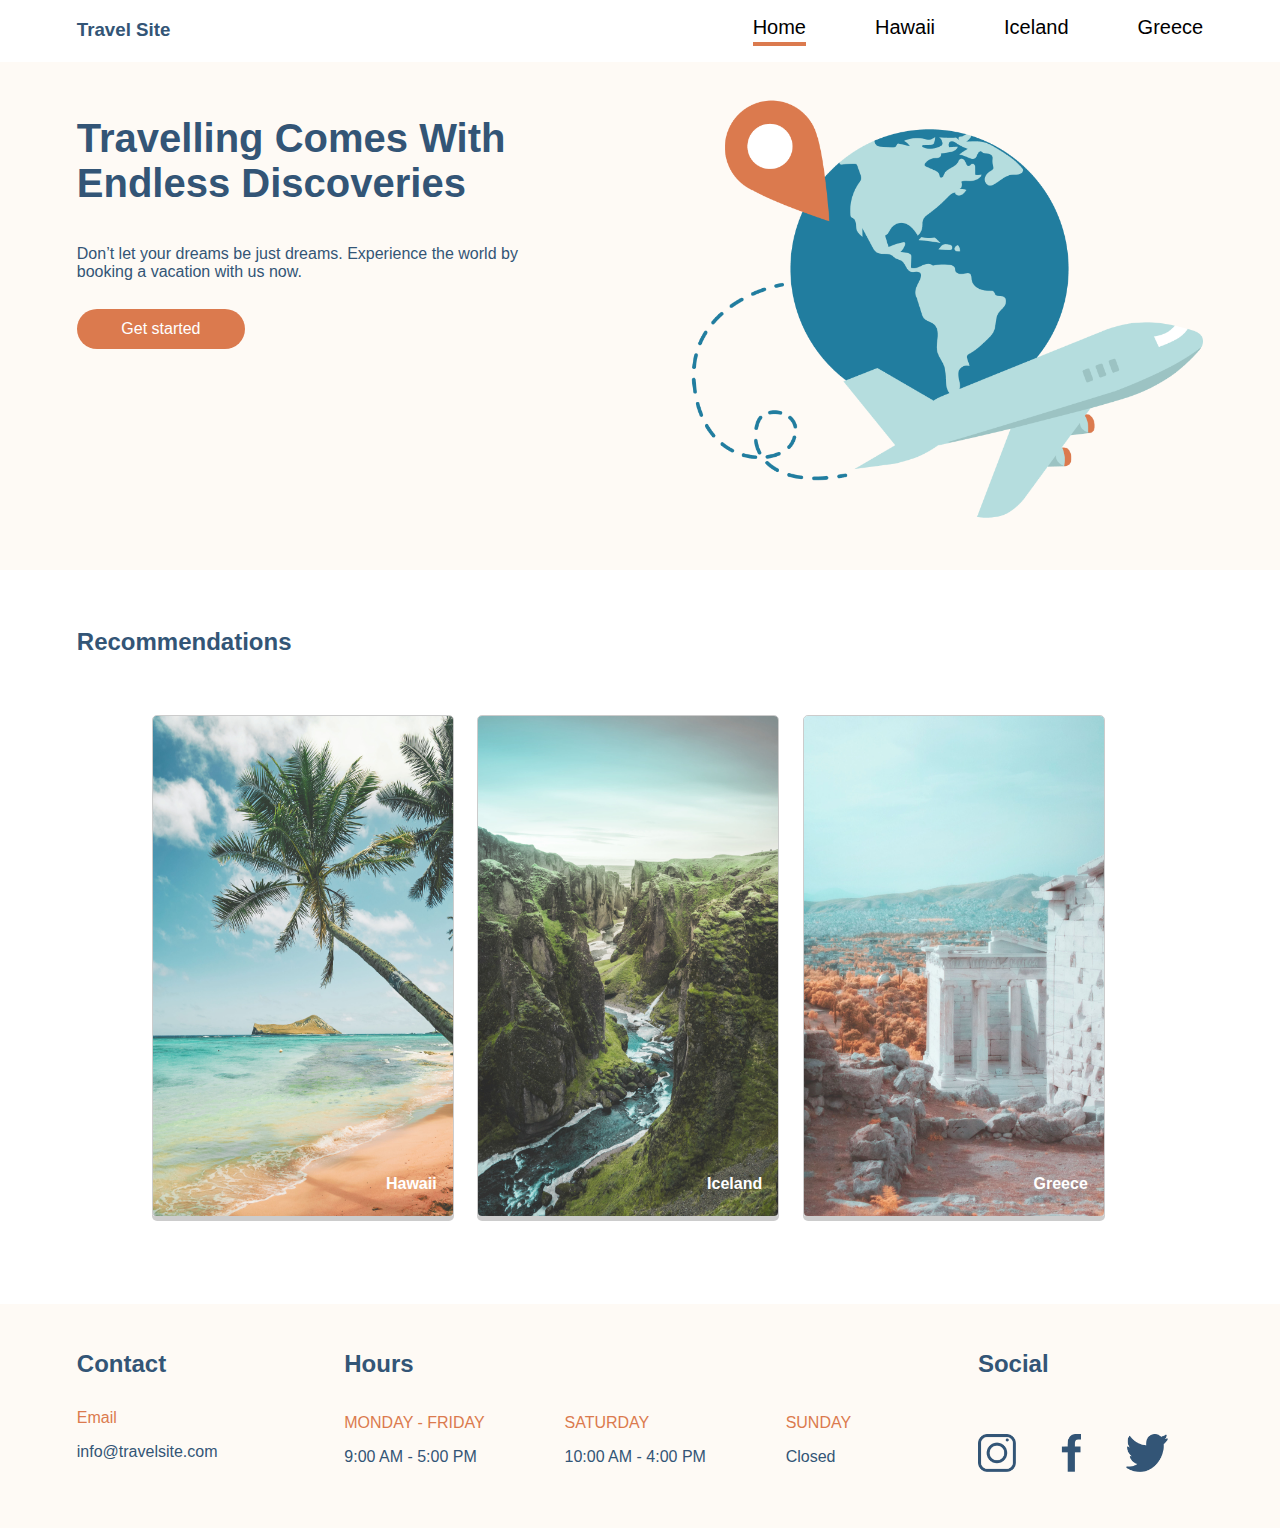
<file: index.html>
<!DOCTYPE html>
<html lang="en">

<head>
    <meta charset="UTF-8">
    <meta http-equiv="X-UA-Compatible" content="IE=edge">
    <meta name="viewport" content="width=device-width, initial-scale=1.0">
    <link rel="stylesheet" href="css/global.css">
    <link rel="stylesheet" href="css/main.css">
    <title>Travel Site</title>
</head>

<body>
    <nav class="nav-bar">
        <h3 class="nav-bar--title">Travel Site</h3>
        <ul class="nav-bar__list">
            <li class="nav-bar__list--active"><a class="nav-bar__list--link" href="index.html">Home</a></li>
            <li><a class="nav-bar__list--link" href="./pages/hawaii.html">Hawaii</a></li>
            <li><a class="nav-bar__list--link" href="./pages/iceland.html">Iceland</a></li>
            <li><a class="nav-bar__list--link" href="./pages/greece.html">Greece</a></li>
        </ul>
    </nav>
    <header class="header">
        <div class="header__text">
            <h1 class="header__text--title">Travelling Comes With Endless Discoveries</h1>
            <p class="header__text--slogan">Don’t let your dreams be just dreams. Experience the world by booking a
                vacation with us now.</p>
            <button class="header__text--button">Get started</button>
        </div>
        <picture class="header__pic">
            <img class="header__pic--image" src="./assets/images/hero.png" alt="First-image">
        </picture>
    </header>

    <section class="recommendation">
        <h2 class="recommendation--title">Recommendations</h2>
        <div class="recommendation__cards">
            <article class="recommendation__cards__card">
                <img class="recommendation__cards__card--image" src="./assets/images/hawaii.jpg" alt="Hawaii photo">
                <h4 class="recommendation__cards__card--title">Hawaii</h4>
            </article>
            <article class="recommendation__cards__card">
                <img class="recommendation__cards__card--image" src="./assets/images/iceland.jpg" alt="Iceland photo">
                <h4 class="recommendation__cards__card--title">Iceland</h4>
            </article>
            <article class="recommendation__cards__card">
                <img class="recommendation__cards__card--image" src="./assets/images/greece.jpg" alt="Greece photo">
                <h4 class="recommendation__cards__card--title">Greece</h4>
            </article>
        </div>
    </section>
    <footer class="footer">
        <article>
            <h2 class="footer__section--title1">Contact</h2>
            <p class="footer__section--subtitles">Email</p>
            <p>info@travelsite.com</p>
        </article>
        <article class="footer__section">
            <h2>Hours</h2>
            <div class="footer__section__days">
                <div>
                    <p class="footer__section--subtitles">MONDAY - FRIDAY</p>
                    <p>9:00 AM - 5:00 PM</p>
                </div>
                <div>
                    <p class="footer__section--subtitles">SATURDAY</p>
                    <P>10:00 AM - 4:00 PM</P>
                </div>
                <div>
                    <p class="footer__section--subtitles">SUNDAY</p>
                    <p>Closed</p>
                </div>
            </div>
        </article>
        <article class="footer__section--3">
            <h2 class="footer__section--title3">Social</h2>
            <div class="footer__section__icons">
                <img class="footer__section--icon" src="./assets/Icons/icon-instagram.png" alt="instagram icon">
                <img class="footer__section--icon" src="./assets/Icons/icon-facebook.png" alt="facebook icon">
                <img class="footer__section--icon" src="./assets/Icons/icon-twitter.png" alt="twitter icon">
            </div>
        </article>
    </footer>

</body>

</html>
</file>
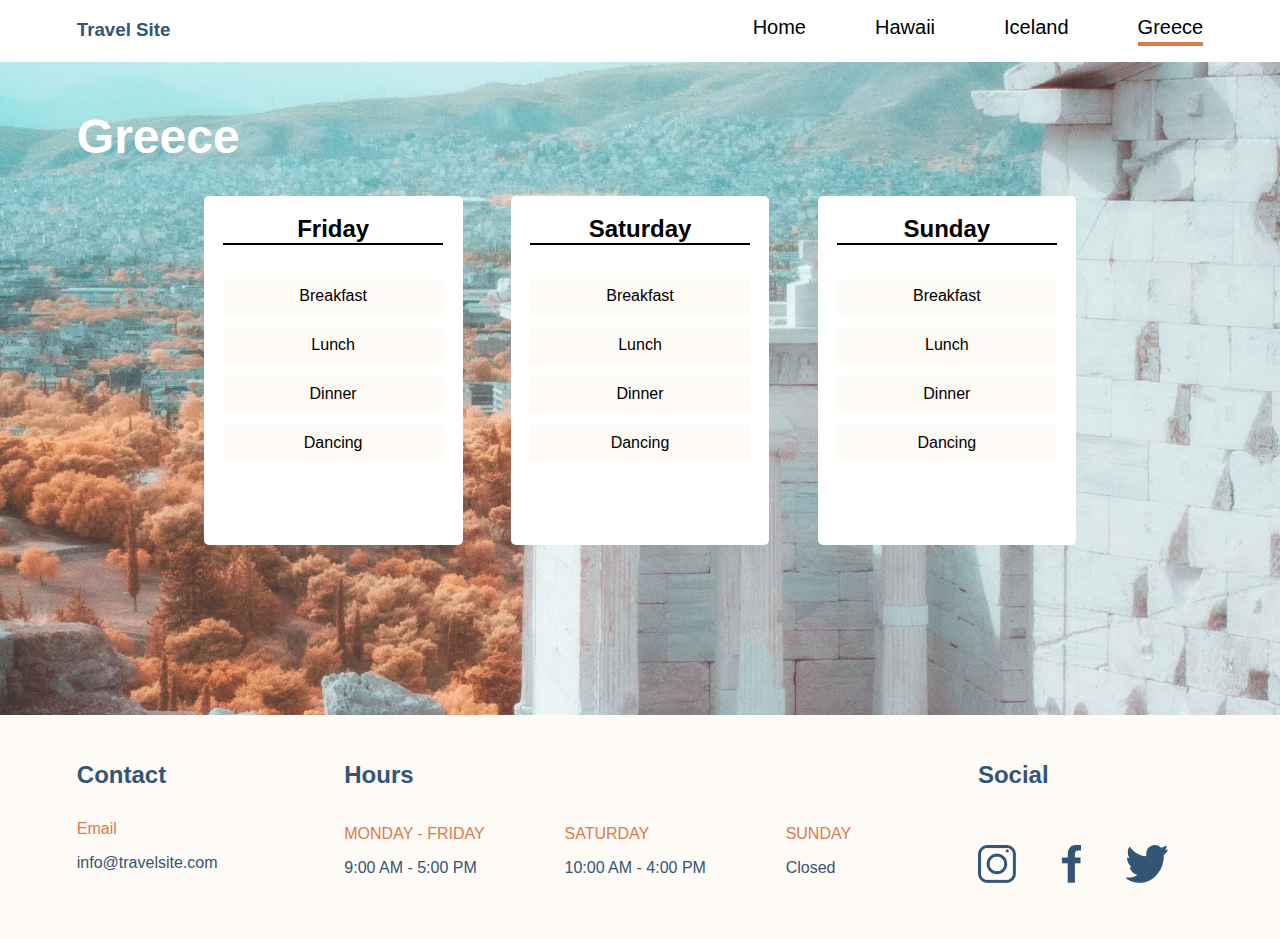
<file: pages/greece.html>
<!DOCTYPE html>
<html lang="en">

<head>
    <meta charset="UTF-8">
    <meta http-equiv="X-UA-Compatible" content="IE=edge">
    <meta name="viewport" content="width=device-width, initial-scale=1.0">
    <link rel="stylesheet" href="../css/global.css">
    <link rel="stylesheet" href="../css/destinations.css">
    <title>Greece</title>
</head>

<body>
    <nav class="nav-bar">
        <h3 class="nav-bar--title">Travel Site</h3>
        <ul class="nav-bar__list">
            <li><a class="nav-bar__list--link" href="../index.html">Home</a></li>
            <li><a class="nav-bar__list--link" href="./hawaii.html">Hawaii</a></li>
            <li><a class="nav-bar__list--link" href="./iceland.html">Iceland</a></li>
            <li class="nav-bar__list--active"><a class="nav-bar__list--link" href="./greece.html">Greece</a></li>
        </ul>
    </nav>
    <header class="header header--greece">
        <h1 class="header--title">
            Greece
        </h1>
        <div class="header__cards">
            <div class="header__cards__card">
                <h2 class="header__cards__card--title">
                    Friday
                </h2>
                <ul class="header__cards__card__list">
                    <li class="header__cards__card__list--item">Breakfast</li>
                    <li class="header__cards__card__list--item">Lunch</li>
                    <li class="header__cards__card__list--item">Dinner</li>
                    <li class="header__cards__card__list--item">Dancing</li>
                </ul>
            </div>
            <div class="header__cards__card">
                <h2 class="header__cards__card--title">
                    Saturday
                </h2>
                <ul class="header__cards__card__list">
                    <li class="header__cards__card__list--item">Breakfast</li>
                    <li class="header__cards__card__list--item">Lunch</li>
                    <li class="header__cards__card__list--item">Dinner</li>
                    <li class="header__cards__card__list--item">Dancing</li>
                </ul>
            </div>
            <div class="header__cards__card">
                <h2 class="header__cards__card--title">
                    Sunday
                </h2>
                <ul class="header__cards__card__list">
                    <li class="header__cards__card__list--item">Breakfast</li>
                    <li class="header__cards__card__list--item">Lunch</li>
                    <li class="header__cards__card__list--item">Dinner</li>
                    <li class="header__cards__card__list--item">Dancing</li>
                </ul>
            </div>
        </div>
    </header>
    <footer class="footer">
        <article>
            <h2 class="footer__section--title1">Contact</h2>
            <p class="footer__section--subtitles">Email</p>
            <p>info@travelsite.com</p>
        </article>
        <article class="footer__section">
            <h2>Hours</h2>
            <div class="footer__section__days">
                <div>
                    <p class="footer__section--subtitles">MONDAY - FRIDAY</p>
                    <p>9:00 AM - 5:00 PM</p>
                </div>
                <div>
                    <p class="footer__section--subtitles">SATURDAY</p>
                    <P>10:00 AM - 4:00 PM</P>
                </div>
                <div>
                    <p class="footer__section--subtitles">SUNDAY</p>
                    <p>Closed</p>
                </div>
            </div>
        </article>
        <article class="footer__section--3">
            <h2 class="footer__section--title3">Social</h2>
            <div class="footer__section__icons">
                <img class="footer__section--icon" src="../assets/Icons/icon-instagram.png" alt="instagram icon">
                <img class="footer__section--icon" src="../assets/Icons/icon-facebook.png" alt="facebook icon">
                <img class="footer__section--icon" src="../assets/Icons/icon-twitter.png" alt="twitter icon">
            </div>
        </article>
    </footer>
</body>

</html>
</file>
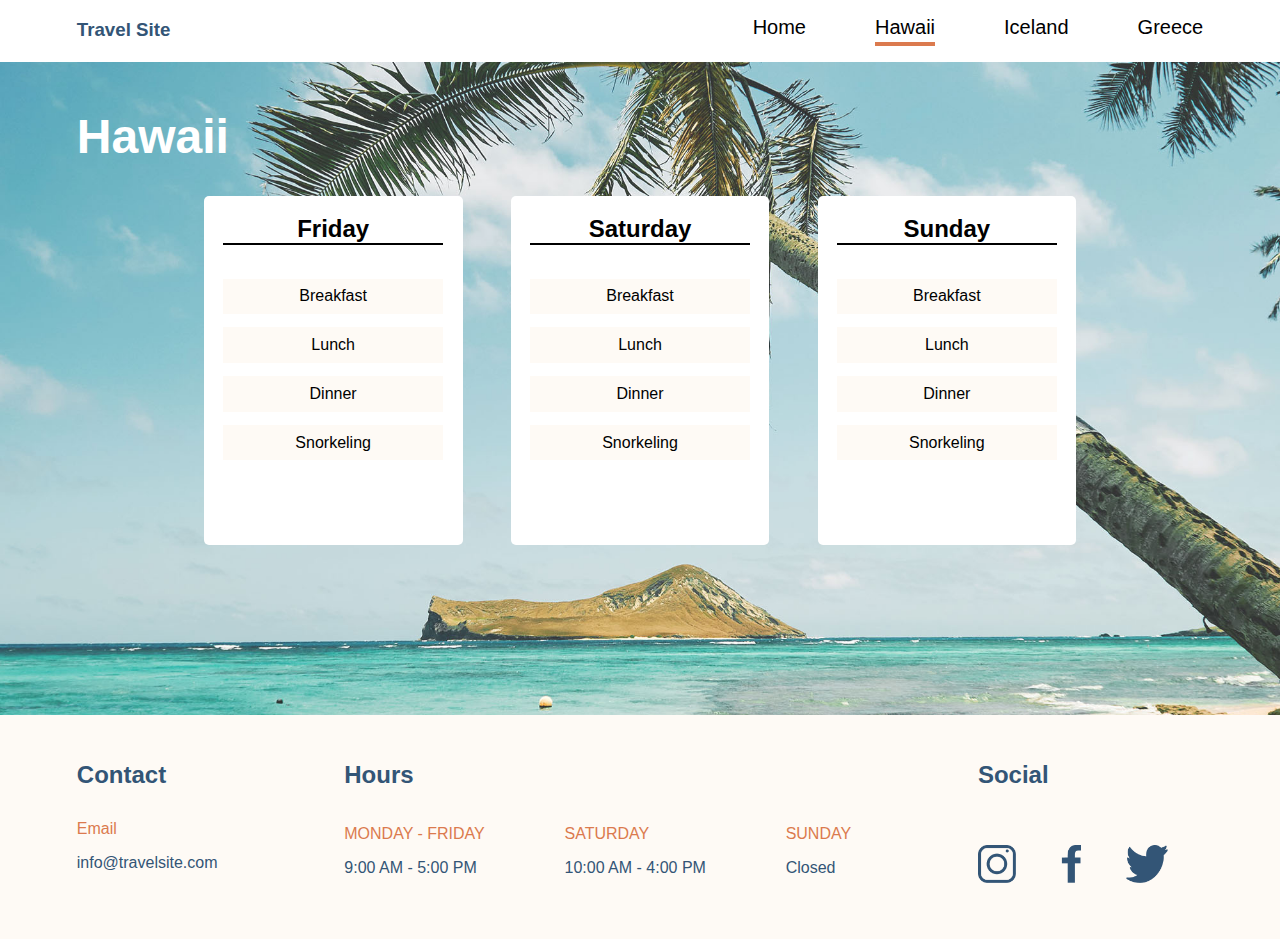
<file: pages/hawaii.html>
<!DOCTYPE html>
<html lang="en">

<head>
    <meta charset="UTF-8">
    <meta http-equiv="X-UA-Compatible" content="IE=edge">
    <meta name="viewport" content="width=device-width, initial-scale=1.0">
    <link rel="stylesheet" href="../css/global.css">
    <link rel="stylesheet" href="../css/destinations.css">
    <title>Hawaii</title>
</head>

<body>
    <nav class="nav-bar">
        <h3 class="nav-bar--title">Travel Site</h3>
        <ul class="nav-bar__list">
            <li><a class="nav-bar__list--link" href="../index.html">Home</a></li>
            <li class="nav-bar__list--active"><a class="nav-bar__list--link" href="./hawaii.html">Hawaii</a></li>
            <li><a class="nav-bar__list--link" href="./iceland.html">Iceland</a></li>
            <li><a class="nav-bar__list--link" href="./greece.html">Greece</a></li>
        </ul>
    </nav>
    <header class="header header--hawaii">
        <h1 class="header--title">
            Hawaii
        </h1>
        <div class="header__cards">
            <div class="header__cards__card">
                <h2 class="header__cards__card--title">
                    Friday
                </h2>
                <ul class="header__cards__card__list">
                    <li class="header__cards__card__list--item">Breakfast</li>
                    <li class="header__cards__card__list--item">Lunch</li>
                    <li class="header__cards__card__list--item">Dinner</li>
                    <li class="header__cards__card__list--item">Snorkeling</li>
                </ul>
            </div>
            <div class="header__cards__card">
                <h2 class="header__cards__card--title">
                    Saturday
                </h2>
                <ul class="header__cards__card__list">
                    <li class="header__cards__card__list--item">Breakfast</li>
                    <li class="header__cards__card__list--item">Lunch</li>
                    <li class="header__cards__card__list--item">Dinner</li>
                    <li class="header__cards__card__list--item">Snorkeling</li>
                </ul>
            </div>
            <div class="header__cards__card">
                <h2 class="header__cards__card--title">
                    Sunday
                </h2>
                <ul class="header__cards__card__list">
                    <li class="header__cards__card__list--item">Breakfast</li>
                    <li class="header__cards__card__list--item">Lunch</li>
                    <li class="header__cards__card__list--item">Dinner</li>
                    <li class="header__cards__card__list--item">Snorkeling</li>
                </ul>
            </div>
        </div>
    </header>
    <footer class="footer">
        <article>
            <h2 class="footer__section--title1">Contact</h2>
            <p class="footer__section--subtitles">Email</p>
            <p>info@travelsite.com</p>
        </article>
        <article class="footer__section">
            <h2>Hours</h2>
            <div class="footer__section__days">
                <div>
                    <p class="footer__section--subtitles">MONDAY - FRIDAY</p>
                    <p>9:00 AM - 5:00 PM</p>
                </div>
                <div>
                    <p class="footer__section--subtitles">SATURDAY</p>
                    <P>10:00 AM - 4:00 PM</P>
                </div>
                <div>
                    <p class="footer__section--subtitles">SUNDAY</p>
                    <p>Closed</p>
                </div>
            </div>
        </article>
        <article class="footer__section--3">
            <h2 class="footer__section--title3">Social</h2>
            <div class="footer__section__icons">
                <img class="footer__section--icon" src="../assets/Icons/icon-instagram.png" alt="instagram icon">
                <img class="footer__section--icon" src="../assets/Icons/icon-facebook.png" alt="facebook icon">
                <img class="footer__section--icon" src="../assets/Icons/icon-twitter.png" alt="twitter icon">
            </div>
        </article>
    </footer>
</body>

</html>
</file>
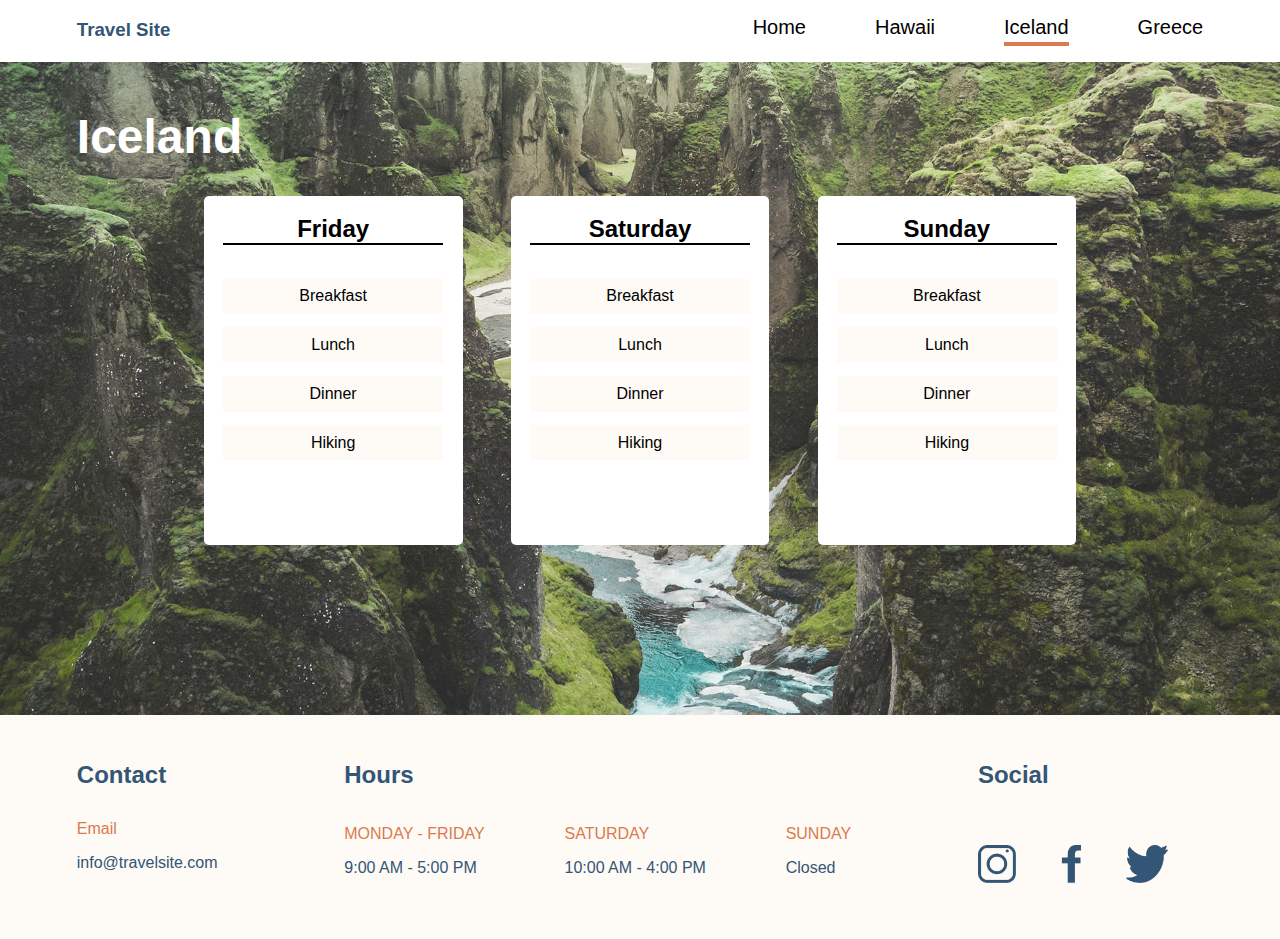
<file: pages/iceland.html>
<!DOCTYPE html>
<html lang="en">

<head>
    <meta charset="UTF-8">
    <meta http-equiv="X-UA-Compatible" content="IE=edge">
    <meta name="viewport" content="width=device-width, initial-scale=1.0">
    <link rel="stylesheet" href="../css/global.css">
    <link rel="stylesheet" href="../css/destinations.css">
    <title>Iceland</title>
</head>

<body>
    <nav class="nav-bar">
        <h3 class="nav-bar--title">Travel Site</h3>
        <ul class="nav-bar__list">
            <li><a class="nav-bar__list--link" href="../index.html">Home</a></li>
            <li><a class="nav-bar__list--link" href="./hawaii.html">Hawaii</a></li>
            <li class="nav-bar__list--active"><a class="nav-bar__list--link" href="./iceland.html">Iceland</a></li>
            <li><a class="nav-bar__list--link" href="./greece.html">Greece</a></li>
        </ul>
    </nav>
    <header class="header header--iceland">
        <h1 class="header--title">
            Iceland
        </h1>
        <div class="header__cards">
            <div class="header__cards__card">
                <h2 class="header__cards__card--title">
                    Friday
                </h2>
                <ul class="header__cards__card__list">
                    <li class="header__cards__card__list--item">Breakfast</li>
                    <li class="header__cards__card__list--item">Lunch</li>
                    <li class="header__cards__card__list--item">Dinner</li>
                    <li class="header__cards__card__list--item">Hiking</li>
                </ul>
            </div>
            <div class="header__cards__card">
                <h2 class="header__cards__card--title">
                    Saturday
                </h2>
                <ul class="header__cards__card__list">
                    <li class="header__cards__card__list--item">Breakfast</li>
                    <li class="header__cards__card__list--item">Lunch</li>
                    <li class="header__cards__card__list--item">Dinner</li>
                    <li class="header__cards__card__list--item">Hiking</li>
                </ul>
            </div>
            <div class="header__cards__card">
                <h2 class="header__cards__card--title">
                    Sunday
                </h2>
                <ul class="header__cards__card__list">
                    <li class="header__cards__card__list--item">Breakfast</li>
                    <li class="header__cards__card__list--item">Lunch</li>
                    <li class="header__cards__card__list--item">Dinner</li>
                    <li class="header__cards__card__list--item">Hiking</li>
                </ul>
            </div>
        </div>
    </header>
    <footer class="footer">
        <article>
            <h2 class="footer__section--title1">Contact</h2>
            <p class="footer__section--subtitles">Email</p>
            <p>info@travelsite.com</p>
        </article>
        <article class="footer__section">
            <h2>Hours</h2>
            <div class="footer__section__days">
                <div>
                    <p class="footer__section--subtitles">MONDAY - FRIDAY</p>
                    <p>9:00 AM - 5:00 PM</p>
                </div>
                <div>
                    <p class="footer__section--subtitles">SATURDAY</p>
                    <P>10:00 AM - 4:00 PM</P>
                </div>
                <div>
                    <p class="footer__section--subtitles">SUNDAY</p>
                    <p>Closed</p>
                </div>
            </div>
        </article>
        <article class="footer__section--3">
            <h2 class="footer__section--title3">Social</h2>
            <div class="footer__section__icons">
                <img class="footer__section--icon" src="../assets/Icons/icon-instagram.png" alt="instagram icon">
                <img class="footer__section--icon" src="../assets/Icons/icon-facebook.png" alt="facebook icon">
                <img class="footer__section--icon" src="../assets/Icons/icon-twitter.png" alt="twitter icon">
            </div>
        </article>
    </footer>
</body>

</html>
</file>
<file: css/global.css>
body {
    margin: 0;
    color: #335576;
    font-family: Verdana, Geneva, Tahoma, sans-serif;
}

header {
    margin-top: 3%;
}

li {
    display:inline-block;
}

.nav-bar {
    padding: 0% 6%;
    top: 0;
    left: 0;
    width: 88%;
    display:flex;
    justify-content: space-between;
    background-color: #FFFFFF;
    position: fixed;
    z-index: 3;
}

.nav-bar--title {
    display:flex;
}

.nav-bar__list {
    display:flex;
    justify-content: space-between;
    list-style: none;
    height: 30px;
    width: 40%;
}

.nav-bar__list--active{
    border-bottom: 4px solid #DB7A4E;
}

.nav-bar__list--link {
    text-decoration: none;
    color:black;
    font-size: 20px;
    display:inline-block;
}

.footer {
    padding: 2% 6% 2%;
    display: flex;
    justify-content: space-between;
    background-color: #FEFAF5;
}

.footer__section {
    width: 45%;
}

.footer__section--title1 {
    margin-bottom: 22%;
}

.footer__section--subtitles {
    color: #DB7A4E;
}

.footer__section__days {
    display: flex;
    justify-content: space-between;

}

.footer__section--3 {
    width: 20%;
}

.footer__section__icons {
    height: 22%;
    display: flex;
}

.footer img {
    margin-right: 20%;
    width: auto;
}

.footer__section--title3 {
    margin-bottom: 25%;
}
</file>
<file: css/main.css>
.header {
    padding: 4% 6%;
    display: flex;
    flex-direction: row;
    background-color: #FEFAF5;
}

.header__pic {
    display: flex;
    justify-content: flex-end;
}

.header__pic--image {
    width: 90%;
}

.header__text--title {
    width: 86%;
    font-size: 2.5em;
}

.header__text--slogan {
    margin: 7% 0 5%;
    width: 85%;
}

.header__text--button {
    background-color: #DB7A4E ;
    color: white;
    border: none;
    padding: 2% 8%;
    border-radius: 100px;
    font-size: medium;
}

.recommendation {
    margin-bottom: 7%;
}

.recommendation--title {
    padding: 3% 6% ;
}

.recommendation__cards {
    display: flex;
    justify-content: center;
}

.recommendation__cards__card {
    height: 500px;
    width: 300px;
    position: relative;
    margin-right: 2%;
}

.recommendation__cards__card--image {
    border: 1px solid rgba(0,0,0, .2) ;
    border-radius: 5px;
    box-shadow: 0 4px rgba(0,0,0, .2) ;
    height: inherit;
    width: inherit;
}

.recommendation__cards__card--title {
    position:absolute;
    bottom: 0 ;
    right: 5%;
    color: white;
}
</file>
<file: css/destinations.css>
.header {
  padding: 3% 6%;
  height: 600px;
  background-repeat: no-repeat;
  background-size: cover;
  background-position: center;

}

.header--hawaii {
  background-image: url("../assets/images/hawaii.jpg");
}

.header--iceland {
  background-image: url("../assets/images/iceland.jpg");
}

.header--greece {
  background-image: url("../assets/images/greece.jpg");
}

.header--title {
  font-size: 3em;
  color: white;
}

.header__cards {
  padding: 0 7%;
  display: flex;
  flex-direction: row;
  justify-content: space-evenly;
}

.header__cards__card {
  padding: 2%;
  height: 310px;
  width: 220px;
  color: black;
  text-align: center;
  background-color: #fff;
  border-radius: 5px;
}

.header__cards__card--title {
  margin-top: 0;
  border-bottom: 2px solid black;
}

.header__cards__card__list {
  padding-left: 0;
  list-style: none;
  display: flex;
  flex-direction: column;
}

.header__cards__card__list--item {
  margin-top: 6%;
  padding: 4% 0;
  background-color: #FEFAF5;
}
</file>
